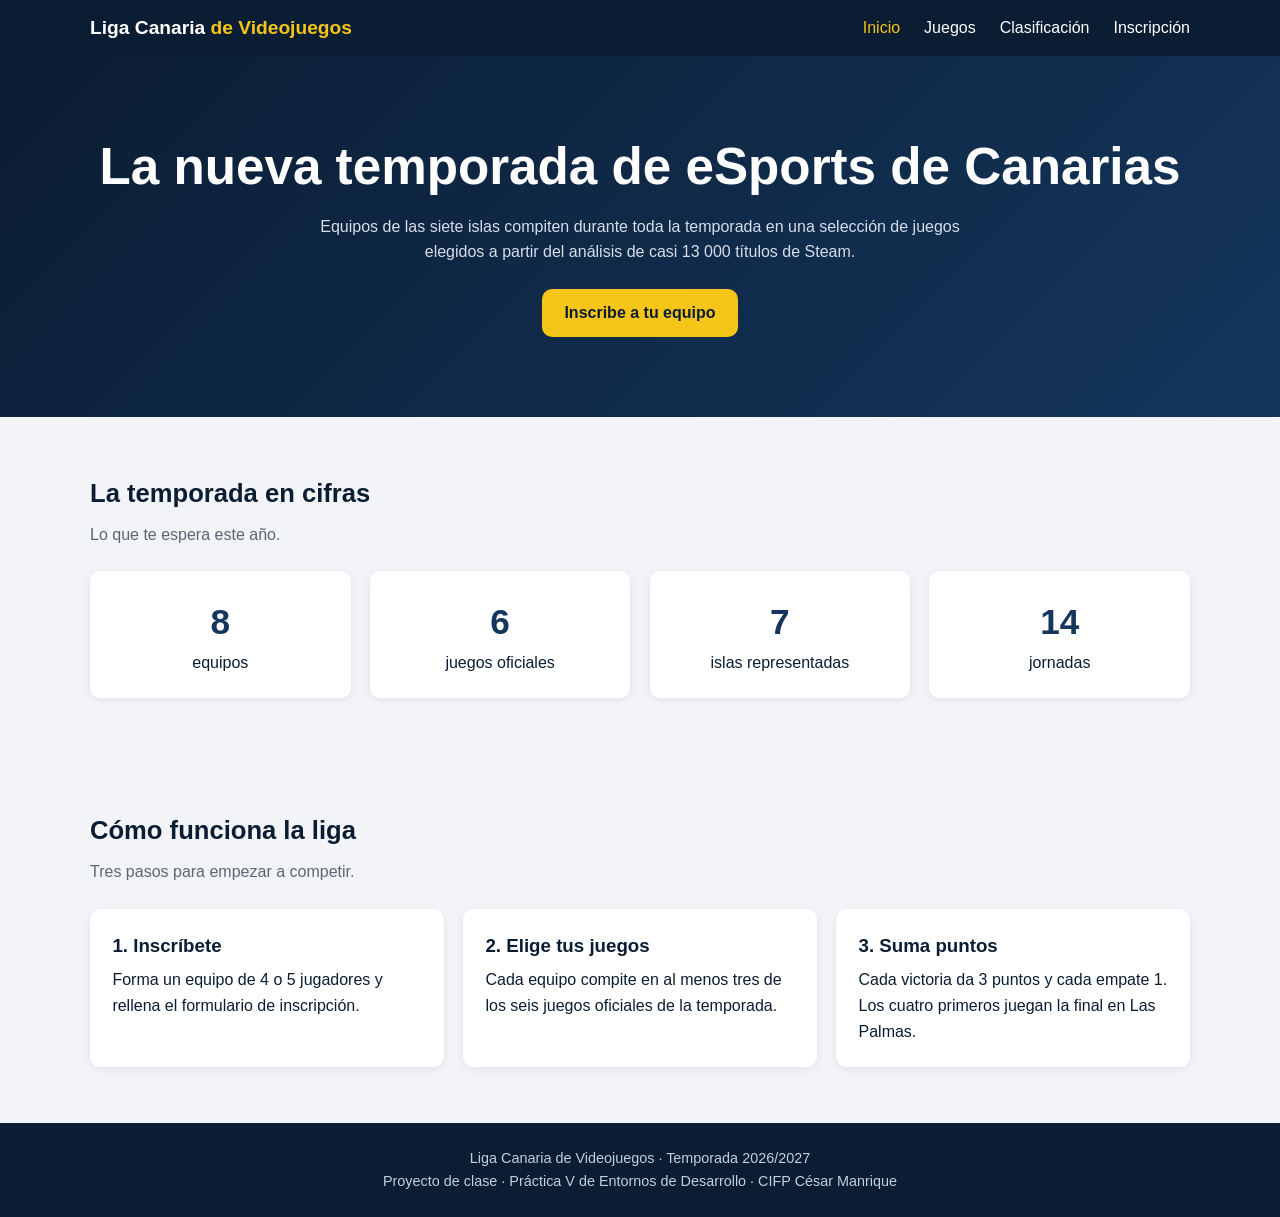
<file: Web/web_liga_canaria/index.html>
<!DOCTYPE html>
<html lang="es">
<head>
  <meta charset="UTF-8">
  <!-- Necesario para que la web se adapte al ancho del móvil -->
  <meta name="viewport" content="width=device-width, initial-scale=1.0">
  <meta name="description" content="Liga Canaria de Videojuegos: temporada de eSports en Canarias">
  <title>Inicio | Liga Canaria de Videojuegos</title>
  <link rel="stylesheet" href="css/estilos.css">
</head>
<body>
  <header class="cabecera">
    <div class="contenedor">
      <a href="index.html" class="logo">Liga Canaria <span>de Videojuegos</span></a>
      <!-- Menú: en móvil se abre con el botón ☰ (checkbox + CSS, sin JavaScript) -->
      <input type="checkbox" id="menu-check" class="menu-check">
      <label for="menu-check" class="menu-boton" aria-label="Abrir menú">&#9776;</label>
      <nav>
        <ul class="menu">
          <li><a href="index.html" class="activo">Inicio</a></li>
          <li><a href="juegos.html">Juegos</a></li>
          <li><a href="clasificacion.html">Clasificación</a></li>
          <li><a href="contacto.html">Inscripción</a></li>
        </ul>
      </nav>
    </div>
  </header>

  <main>
    <section class="hero">
      <div class="contenedor">
        <h1>La nueva temporada de eSports de Canarias</h1>
        <p>Equipos de las siete islas compiten durante toda la temporada en una selección de juegos
           elegidos a partir del análisis de casi 13 000 títulos de Steam.</p>
        <a href="contacto.html" class="boton">Inscribe a tu equipo</a>
      </div>
    </section>

    <section class="seccion">
      <div class="contenedor">
        <h2>La temporada en cifras</h2>
        <p class="subtitulo">Lo que te espera este año.</p>
        <div class="rejilla">
          <div class="tarjeta cifra"><strong>8</strong>equipos</div>
          <div class="tarjeta cifra"><strong>6</strong>juegos oficiales</div>
          <div class="tarjeta cifra"><strong>7</strong>islas representadas</div>
          <div class="tarjeta cifra"><strong>14</strong>jornadas</div>
        </div>
      </div>
    </section>

    <section class="seccion">
      <div class="contenedor">
        <h2>Cómo funciona la liga</h2>
        <p class="subtitulo">Tres pasos para empezar a competir.</p>
        <div class="rejilla">
          <article class="tarjeta">
            <h3>1. Inscríbete</h3>
            <p>Forma un equipo de 4 o 5 jugadores y rellena el formulario de inscripción.</p>
          </article>
          <article class="tarjeta">
            <h3>2. Elige tus juegos</h3>
            <p>Cada equipo compite en al menos tres de los seis juegos oficiales de la temporada.</p>
          </article>
          <article class="tarjeta">
            <h3>3. Suma puntos</h3>
            <p>Cada victoria da 3 puntos y cada empate 1. Los cuatro primeros juegan la final en Las Palmas.</p>
          </article>
        </div>
      </div>
    </section>

  </main>

  <footer class="pie">
    <div class="contenedor">
      <p>Liga Canaria de Videojuegos · Temporada 2026/2027</p>
      <p>Proyecto de clase · Práctica V de Entornos de Desarrollo · CIFP César Manrique</p>
    </div>
  </footer>
</body>
</html>
</file>
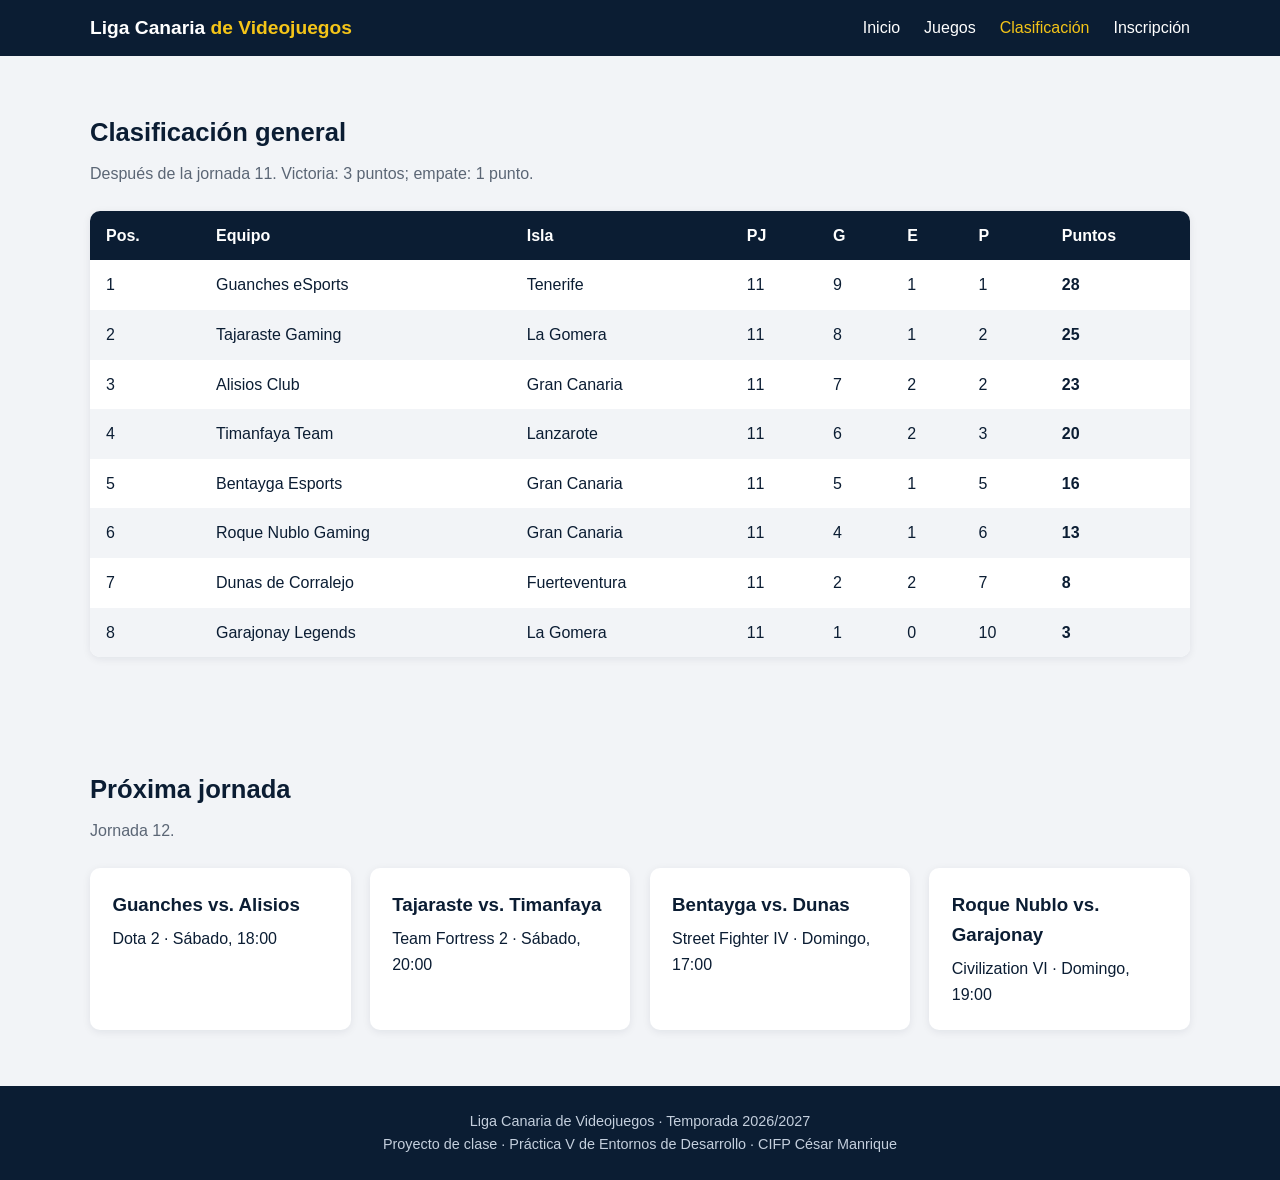
<file: Web/web_liga_canaria/clasificacion.html>
<!DOCTYPE html>
<html lang="es">
<head>
  <meta charset="UTF-8">
  <!-- Necesario para que la web se adapte al ancho del móvil -->
  <meta name="viewport" content="width=device-width, initial-scale=1.0">
  <meta name="description" content="Clasificación y próxima jornada de la liga">
  <title>Clasificación | Liga Canaria de Videojuegos</title>
  <link rel="stylesheet" href="css/estilos.css">
</head>
<body>
  <header class="cabecera">
    <div class="contenedor">
      <a href="index.html" class="logo">Liga Canaria <span>de Videojuegos</span></a>
      <!-- Menú: en móvil se abre con el botón ☰ (checkbox + CSS, sin JavaScript) -->
      <input type="checkbox" id="menu-check" class="menu-check">
      <label for="menu-check" class="menu-boton" aria-label="Abrir menú">&#9776;</label>
      <nav>
        <ul class="menu">
          <li><a href="index.html">Inicio</a></li>
          <li><a href="juegos.html">Juegos</a></li>
          <li><a href="clasificacion.html" class="activo">Clasificación</a></li>
          <li><a href="contacto.html">Inscripción</a></li>
        </ul>
      </nav>
    </div>
  </header>

  <main>
    <section class="seccion">
      <div class="contenedor">
        <h2>Clasificación general</h2>
        <p class="subtitulo">Después de la jornada 11. Victoria: 3 puntos; empate: 1 punto.</p>
        <div class="tabla-scroll">
          <table>
            <thead>
              <tr>
                <th>Pos.</th><th>Equipo</th><th>Isla</th><th>PJ</th><th>G</th><th>E</th><th>P</th><th>Puntos</th>
              </tr>
            </thead>
            <tbody>
              <tr>
                <td>1</td><td>Guanches eSports</td><td>Tenerife</td><td>11</td><td>9</td><td>1</td><td>1</td><td><strong>28</strong></td>
              </tr>
              <tr>
                <td>2</td><td>Tajaraste Gaming</td><td>La Gomera</td><td>11</td><td>8</td><td>1</td><td>2</td><td><strong>25</strong></td>
              </tr>
              <tr>
                <td>3</td><td>Alisios Club</td><td>Gran Canaria</td><td>11</td><td>7</td><td>2</td><td>2</td><td><strong>23</strong></td>
              </tr>
              <tr>
                <td>4</td><td>Timanfaya Team</td><td>Lanzarote</td><td>11</td><td>6</td><td>2</td><td>3</td><td><strong>20</strong></td>
              </tr>
              <tr>
                <td>5</td><td>Bentayga Esports</td><td>Gran Canaria</td><td>11</td><td>5</td><td>1</td><td>5</td><td><strong>16</strong></td>
              </tr>
              <tr>
                <td>6</td><td>Roque Nublo Gaming</td><td>Gran Canaria</td><td>11</td><td>4</td><td>1</td><td>6</td><td><strong>13</strong></td>
              </tr>
              <tr>
                <td>7</td><td>Dunas de Corralejo</td><td>Fuerteventura</td><td>11</td><td>2</td><td>2</td><td>7</td><td><strong>8</strong></td>
              </tr>
              <tr>
                <td>8</td><td>Garajonay Legends</td><td>La Gomera</td><td>11</td><td>1</td><td>0</td><td>10</td><td><strong>3</strong></td>
              </tr>
            </tbody>
          </table>
        </div>
      </div>
    </section>

    <section class="seccion">
      <div class="contenedor">
        <h2>Próxima jornada</h2>
        <p class="subtitulo">Jornada 12.</p>
        <div class="rejilla">
          <div class="tarjeta"><h3>Guanches vs. Alisios</h3><p>Dota 2 · Sábado, 18:00</p></div>
          <div class="tarjeta"><h3>Tajaraste vs. Timanfaya</h3><p>Team Fortress 2 · Sábado, 20:00</p></div>
          <div class="tarjeta"><h3>Bentayga vs. Dunas</h3><p>Street Fighter IV · Domingo, 17:00</p></div>
          <div class="tarjeta"><h3>Roque Nublo vs. Garajonay</h3><p>Civilization VI · Domingo, 19:00</p></div>
        </div>
      </div>
    </section>

  </main>

  <footer class="pie">
    <div class="contenedor">
      <p>Liga Canaria de Videojuegos · Temporada 2026/2027</p>
      <p>Proyecto de clase · Práctica V de Entornos de Desarrollo · CIFP César Manrique</p>
    </div>
  </footer>
</body>
</html>
</file>
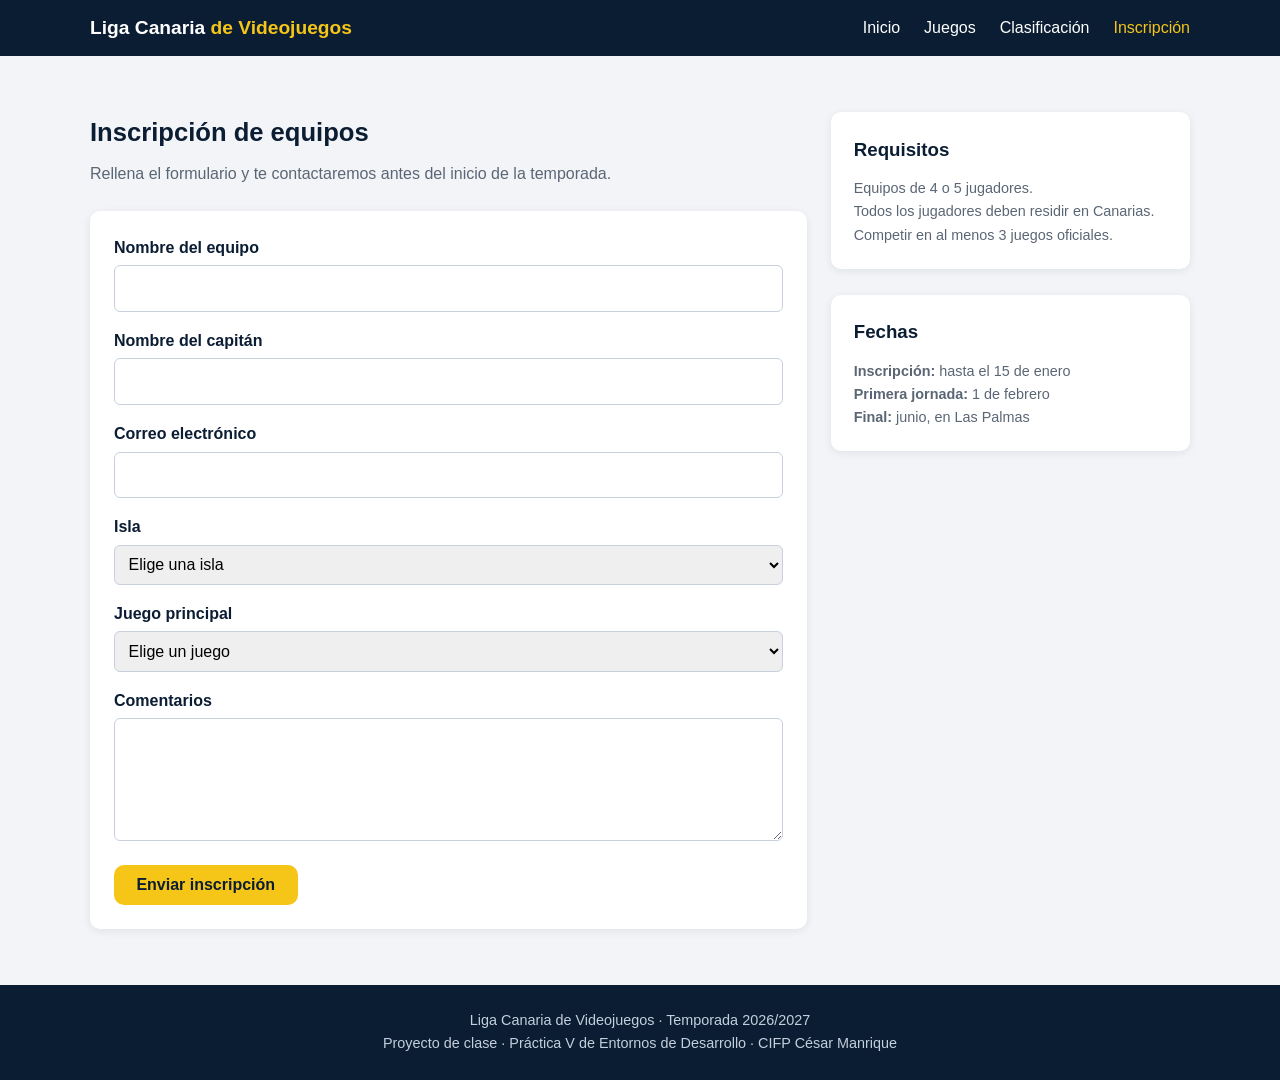
<file: Web/web_liga_canaria/contacto.html>
<!DOCTYPE html>
<html lang="es">
<head>
  <meta charset="UTF-8">
  <!-- Necesario para que la web se adapte al ancho del móvil -->
  <meta name="viewport" content="width=device-width, initial-scale=1.0">
  <meta name="description" content="Formulario de inscripción de equipos">
  <title>Inscripción | Liga Canaria de Videojuegos</title>
  <link rel="stylesheet" href="css/estilos.css">
</head>
<body>
  <header class="cabecera">
    <div class="contenedor">
      <a href="index.html" class="logo">Liga Canaria <span>de Videojuegos</span></a>
      <!-- Menú: en móvil se abre con el botón ☰ (checkbox + CSS, sin JavaScript) -->
      <input type="checkbox" id="menu-check" class="menu-check">
      <label for="menu-check" class="menu-boton" aria-label="Abrir menú">&#9776;</label>
      <nav>
        <ul class="menu">
          <li><a href="index.html">Inicio</a></li>
          <li><a href="juegos.html">Juegos</a></li>
          <li><a href="clasificacion.html">Clasificación</a></li>
          <li><a href="contacto.html" class="activo">Inscripción</a></li>
        </ul>
      </nav>
    </div>
  </header>

  <main>
    <section class="seccion">
      <div class="contenedor dos-columnas">
        <div>
          <h2>Inscripción de equipos</h2>
          <p class="subtitulo">Rellena el formulario y te contactaremos antes del inicio de la temporada.</p>
          <form class="formulario" action="#" method="post">
            <div class="campo">
              <label for="equipo">Nombre del equipo</label>
              <input type="text" id="equipo" name="equipo" required>
            </div>
            <div class="campo">
              <label for="capitan">Nombre del capitán</label>
              <input type="text" id="capitan" name="capitan" required>
            </div>
            <div class="campo">
              <label for="correo">Correo electrónico</label>
              <input type="email" id="correo" name="correo" required>
            </div>
            <div class="campo">
              <label for="isla">Isla</label>
              <select id="isla" name="isla" required>
                <option value="">Elige una isla</option>
                <option>Tenerife</option>
                <option>Gran Canaria</option>
                <option>Lanzarote</option>
                <option>Fuerteventura</option>
                <option>La Palma</option>
                <option>La Gomera</option>
                <option>El Hierro</option>
              </select>
            </div>
            <div class="campo">
              <label for="juego">Juego principal</label>
              <select id="juego" name="juego" required>
                <option value="">Elige un juego</option>
                  <option>Team Fortress 2</option>
                  <option>Dota 2</option>
                  <option>Street Fighter IV</option>
                  <option>Sid Meier's Civilization VI</option>
                  <option>Out of the Park Baseball 17</option>
                  <option>Tumblestone</option>
              </select>
            </div>
            <div class="campo">
              <label for="mensaje">Comentarios</label>
              <textarea id="mensaje" name="mensaje" rows="4"></textarea>
            </div>
            <button type="submit" class="boton">Enviar inscripción</button>
          </form>
        </div>

        <aside>
          <div class="tarjeta">
            <h3>Requisitos</h3>
            <ul class="datos">
              <li>Equipos de 4 o 5 jugadores.</li>
              <li>Todos los jugadores deben residir en Canarias.</li>
              <li>Competir en al menos 3 juegos oficiales.</li>
            </ul>
          </div>
          <br>
          <div class="tarjeta">
            <h3>Fechas</h3>
            <ul class="datos">
              <li><strong>Inscripción:</strong> hasta el 15 de enero</li>
              <li><strong>Primera jornada:</strong> 1 de febrero</li>
              <li><strong>Final:</strong> junio, en Las Palmas</li>
            </ul>
          </div>
        </aside>
      </div>
    </section>

  </main>

  <footer class="pie">
    <div class="contenedor">
      <p>Liga Canaria de Videojuegos · Temporada 2026/2027</p>
      <p>Proyecto de clase · Práctica V de Entornos de Desarrollo · CIFP César Manrique</p>
    </div>
  </footer>
</body>
</html>
</file>
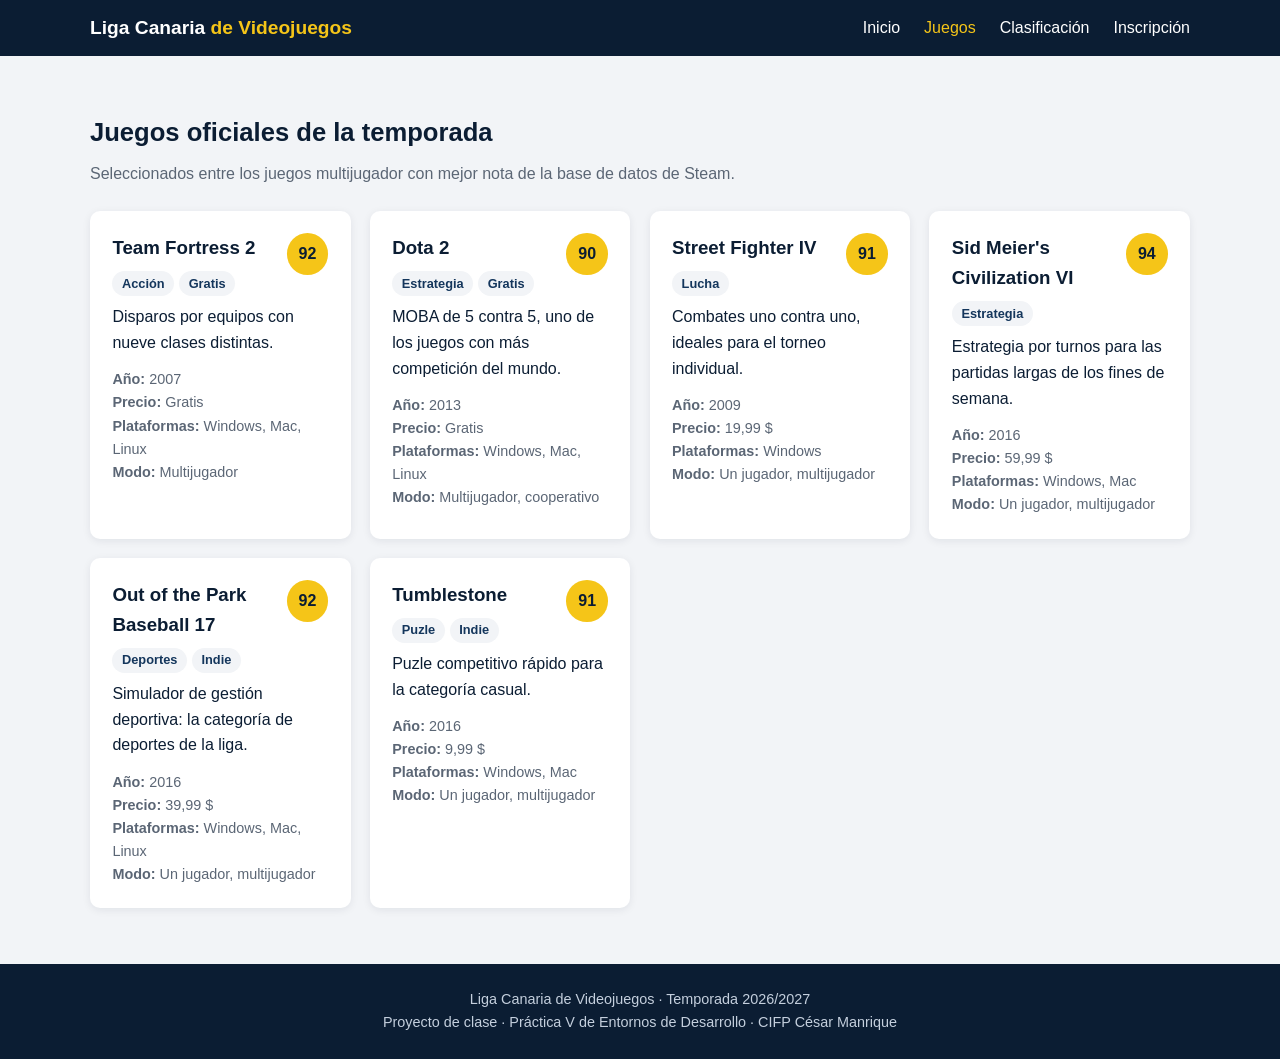
<file: Web/web_liga_canaria/juegos.html>
<!DOCTYPE html>
<html lang="es">
<head>
  <meta charset="UTF-8">
  <!-- Necesario para que la web se adapte al ancho del móvil -->
  <meta name="viewport" content="width=device-width, initial-scale=1.0">
  <meta name="description" content="Juegos oficiales de la Liga Canaria de Videojuegos">
  <title>Juegos | Liga Canaria de Videojuegos</title>
  <link rel="stylesheet" href="css/estilos.css">
</head>
<body>
  <header class="cabecera">
    <div class="contenedor">
      <a href="index.html" class="logo">Liga Canaria <span>de Videojuegos</span></a>
      <!-- Menú: en móvil se abre con el botón ☰ (checkbox + CSS, sin JavaScript) -->
      <input type="checkbox" id="menu-check" class="menu-check">
      <label for="menu-check" class="menu-boton" aria-label="Abrir menú">&#9776;</label>
      <nav>
        <ul class="menu">
          <li><a href="index.html">Inicio</a></li>
          <li><a href="juegos.html" class="activo">Juegos</a></li>
          <li><a href="clasificacion.html">Clasificación</a></li>
          <li><a href="contacto.html">Inscripción</a></li>
        </ul>
      </nav>
    </div>
  </header>

  <main>
    <section class="seccion">
      <div class="contenedor">
        <h2>Juegos oficiales de la temporada</h2>
        <p class="subtitulo">Seleccionados entre los juegos multijugador con mejor nota de la base de datos de Steam.</p>
        <div class="rejilla">
          <article class="tarjeta">
            <span class="nota" title="Nota Metacritic">92</span>
            <h3>Team Fortress 2</h3>
            <span class="etiqueta">Acción</span><span class="etiqueta">Gratis</span>
            <p>Disparos por equipos con nueve clases distintas.</p>
            <ul class="datos">
              <li><strong>Año:</strong> 2007</li>
              <li><strong>Precio:</strong> Gratis</li>
              <li><strong>Plataformas:</strong> Windows, Mac, Linux</li>
              <li><strong>Modo:</strong> Multijugador</li>
            </ul>
          </article>
          <article class="tarjeta">
            <span class="nota" title="Nota Metacritic">90</span>
            <h3>Dota 2</h3>
            <span class="etiqueta">Estrategia</span><span class="etiqueta">Gratis</span>
            <p>MOBA de 5 contra 5, uno de los juegos con más competición del mundo.</p>
            <ul class="datos">
              <li><strong>Año:</strong> 2013</li>
              <li><strong>Precio:</strong> Gratis</li>
              <li><strong>Plataformas:</strong> Windows, Mac, Linux</li>
              <li><strong>Modo:</strong> Multijugador, cooperativo</li>
            </ul>
          </article>
          <article class="tarjeta">
            <span class="nota" title="Nota Metacritic">91</span>
            <h3>Street Fighter IV</h3>
            <span class="etiqueta">Lucha</span>
            <p>Combates uno contra uno, ideales para el torneo individual.</p>
            <ul class="datos">
              <li><strong>Año:</strong> 2009</li>
              <li><strong>Precio:</strong> 19,99 $</li>
              <li><strong>Plataformas:</strong> Windows</li>
              <li><strong>Modo:</strong> Un jugador, multijugador</li>
            </ul>
          </article>
          <article class="tarjeta">
            <span class="nota" title="Nota Metacritic">94</span>
            <h3>Sid Meier's Civilization VI</h3>
            <span class="etiqueta">Estrategia</span>
            <p>Estrategia por turnos para las partidas largas de los fines de semana.</p>
            <ul class="datos">
              <li><strong>Año:</strong> 2016</li>
              <li><strong>Precio:</strong> 59,99 $</li>
              <li><strong>Plataformas:</strong> Windows, Mac</li>
              <li><strong>Modo:</strong> Un jugador, multijugador</li>
            </ul>
          </article>
          <article class="tarjeta">
            <span class="nota" title="Nota Metacritic">92</span>
            <h3>Out of the Park Baseball 17</h3>
            <span class="etiqueta">Deportes</span><span class="etiqueta">Indie</span>
            <p>Simulador de gestión deportiva: la categoría de deportes de la liga.</p>
            <ul class="datos">
              <li><strong>Año:</strong> 2016</li>
              <li><strong>Precio:</strong> 39,99 $</li>
              <li><strong>Plataformas:</strong> Windows, Mac, Linux</li>
              <li><strong>Modo:</strong> Un jugador, multijugador</li>
            </ul>
          </article>
          <article class="tarjeta">
            <span class="nota" title="Nota Metacritic">91</span>
            <h3>Tumblestone</h3>
            <span class="etiqueta">Puzle</span><span class="etiqueta">Indie</span>
            <p>Puzle competitivo rápido para la categoría casual.</p>
            <ul class="datos">
              <li><strong>Año:</strong> 2016</li>
              <li><strong>Precio:</strong> 9,99 $</li>
              <li><strong>Plataformas:</strong> Windows, Mac</li>
              <li><strong>Modo:</strong> Un jugador, multijugador</li>
            </ul>
          </article>
        </div>
      </div>
    </section>

  </main>

  <footer class="pie">
    <div class="contenedor">
      <p>Liga Canaria de Videojuegos · Temporada 2026/2027</p>
      <p>Proyecto de clase · Práctica V de Entornos de Desarrollo · CIFP César Manrique</p>
    </div>
  </footer>
</body>
</html>
</file>
<file: Web/web_liga_canaria/css/estilos.css>
/* =========================================================
   Liga Canaria de Videojuegos - hoja de estilos común
   Diseño "mobile first": los estilos base son para móvil y
   las media queries del final adaptan la web a pantallas grandes.
   ========================================================= */

/* ---------- Variables de color y medidas ---------- */
:root {
  --azul-oscuro: #0b1d33;
  --azul: #14365c;
  --amarillo: #f5c518;
  --gris-claro: #f2f4f7;
  --gris: #5b6675;
  --blanco: #ffffff;
  --radio: 10px;
  --ancho-max: 1100px;
}

/* ---------- Reset básico ---------- */
* {
  box-sizing: border-box;
  margin: 0;
  padding: 0;
}

body {
  font-family: "Segoe UI", Roboto, Arial, sans-serif;
  line-height: 1.6;
  color: var(--azul-oscuro);
  background-color: var(--gris-claro);
  display: flex;
  flex-direction: column;
  min-height: 100vh;
}

main {
  flex: 1;
}

a {
  color: var(--azul);
}

/* Contenedor centrado que se usa en todas las secciones */
.contenedor {
  width: 90%;
  max-width: var(--ancho-max);
  margin: 0 auto;
}

/* ---------- Cabecera y menú ---------- */
.cabecera {
  background-color: var(--azul-oscuro);
  color: var(--blanco);
  position: sticky;
  top: 0;
  z-index: 10;
}

.cabecera .contenedor {
  display: flex;
  flex-wrap: wrap;
  align-items: center;
  justify-content: space-between;
  padding: 0.8rem 0;
}

.logo {
  color: var(--blanco);
  text-decoration: none;
  font-weight: 700;
  font-size: 1.2rem;
}

.logo span {
  color: var(--amarillo);
}

/* El checkbox controla si el menú está abierto en móvil (sin JavaScript) */
.menu-check {
  display: none;
}

.menu-boton {
  font-size: 1.6rem;
  cursor: pointer;
  user-select: none;
}

.menu {
  list-style: none;
  width: 100%;
  display: none;          /* oculto en móvil hasta pulsar el botón */
  flex-direction: column;
  margin-top: 0.8rem;
}

.menu-check:checked ~ nav .menu {
  display: flex;
}

/* En móvil el menú ocupa toda la fila, debajo del logo */
.cabecera nav {
  width: 100%;
}

.menu a {
  display: block;
  padding: 0.6rem 0;
  color: var(--blanco);
  text-decoration: none;
  border-top: 1px solid rgba(255, 255, 255, 0.15);
}

.menu a:hover,
.menu a.activo {
  color: var(--amarillo);
}

/* ---------- Portada (hero) ---------- */
.hero {
  background: linear-gradient(135deg, var(--azul-oscuro), var(--azul));
  color: var(--blanco);
  text-align: center;
  padding: 3.5rem 0;
}

.hero h1 {
  font-size: 2rem;
  line-height: 1.2;
  margin-bottom: 1rem;
}

.hero p {
  max-width: 650px;
  margin: 0 auto 1.5rem;
  color: #d6deea;
}

.boton {
  display: inline-block;
  background-color: var(--amarillo);
  color: var(--azul-oscuro);
  padding: 0.7rem 1.4rem;
  border-radius: var(--radio);
  text-decoration: none;
  font-weight: 700;
  border: none;
  cursor: pointer;
  font-size: 1rem;
}

.boton:hover {
  background-color: #ffd84d;
}

/* ---------- Secciones genéricas ---------- */
.seccion {
  padding: 2.5rem 0;
}

.seccion h2 {
  font-size: 1.6rem;
  margin-bottom: 0.5rem;
}

.subtitulo {
  color: var(--gris);
  margin-bottom: 1.5rem;
}

/* ---------- Rejilla de tarjetas ---------- */
/* auto-fit + minmax hace que el número de columnas se adapte solo al ancho */
.rejilla {
  display: grid;
  grid-template-columns: repeat(auto-fit, minmax(240px, 1fr));
  gap: 1.2rem;
}

.tarjeta {
  background-color: var(--blanco);
  border-radius: var(--radio);
  padding: 1.4rem;
  box-shadow: 0 2px 8px rgba(11, 29, 51, 0.08);
  transition: transform 0.2s;
}

.tarjeta:hover {
  transform: translateY(-4px);
}

.tarjeta h3 {
  margin-bottom: 0.4rem;
}

.etiqueta {
  display: inline-block;
  background-color: var(--gris-claro);
  color: var(--azul);
  font-size: 0.8rem;
  font-weight: 600;
  padding: 0.15rem 0.6rem;
  border-radius: 20px;
  margin: 0 0.3rem 0.5rem 0;
}

.nota {
  float: right;
  background-color: var(--amarillo);
  color: var(--azul-oscuro);
  font-weight: 700;
  border-radius: 50%;
  width: 2.6rem;
  height: 2.6rem;
  line-height: 2.6rem;
  text-align: center;
}

.datos {
  list-style: none;
  margin-top: 0.8rem;
  font-size: 0.9rem;
  color: var(--gris);
}

/* Cifras destacadas de la portada */
.cifra {
  text-align: center;
}

.cifra strong {
  display: block;
  font-size: 2.2rem;
  color: var(--azul);
}

/* ---------- Tablas ---------- */
/* En móvil la tabla puede ser más ancha que la pantalla: se desplaza en horizontal */
.tabla-scroll {
  overflow-x: auto;
  background-color: var(--blanco);
  border-radius: var(--radio);
  box-shadow: 0 2px 8px rgba(11, 29, 51, 0.08);
}

table {
  width: 100%;
  border-collapse: collapse;
  min-width: 520px;
}

th,
td {
  padding: 0.75rem 1rem;
  text-align: left;
}

thead {
  background-color: var(--azul-oscuro);
  color: var(--blanco);
}

tbody tr:nth-child(even) {
  background-color: var(--gris-claro);
}

/* ---------- Formulario ---------- */
.formulario {
  background-color: var(--blanco);
  border-radius: var(--radio);
  padding: 1.5rem;
  box-shadow: 0 2px 8px rgba(11, 29, 51, 0.08);
}

.campo {
  margin-bottom: 1rem;
}

.campo label {
  display: block;
  font-weight: 600;
  margin-bottom: 0.3rem;
}

.campo input,
.campo select,
.campo textarea {
  width: 100%;
  padding: 0.6rem;
  border: 1px solid #c8d0db;
  border-radius: 6px;
  font: inherit;
}

.campo input:focus,
.campo select:focus,
.campo textarea:focus {
  outline: 2px solid var(--amarillo);
  border-color: var(--amarillo);
}

.dos-columnas {
  display: grid;
  gap: 1.5rem;
}

/* ---------- Pie de página ---------- */
.pie {
  background-color: var(--azul-oscuro);
  color: #c4cfdd;
  text-align: center;
  padding: 1.5rem 0;
  font-size: 0.9rem;
}

/* =========================================================
   Media queries
   ========================================================= */

/* Tablets y pantallas medianas */
@media (min-width: 768px) {
  .menu-boton {
    display: none;          /* en pantallas grandes no hace falta el botón */
  }

  .cabecera nav {
    width: auto;
  }

  .menu {
    display: flex;          /* el menú se ve siempre */
    flex-direction: row;
    width: auto;
    margin-top: 0;
    gap: 1.5rem;
  }

  .menu a {
    border-top: none;
    padding: 0;
  }

  .hero {
    padding: 5rem 0;
  }

  .hero h1 {
    font-size: 2.8rem;
  }

  .dos-columnas {
    grid-template-columns: 2fr 1fr;
  }
}

/* Escritorio */
@media (min-width: 1024px) {
  .hero h1 {
    font-size: 3.2rem;
  }

  .seccion {
    padding: 3.5rem 0;
  }
}
</file>
